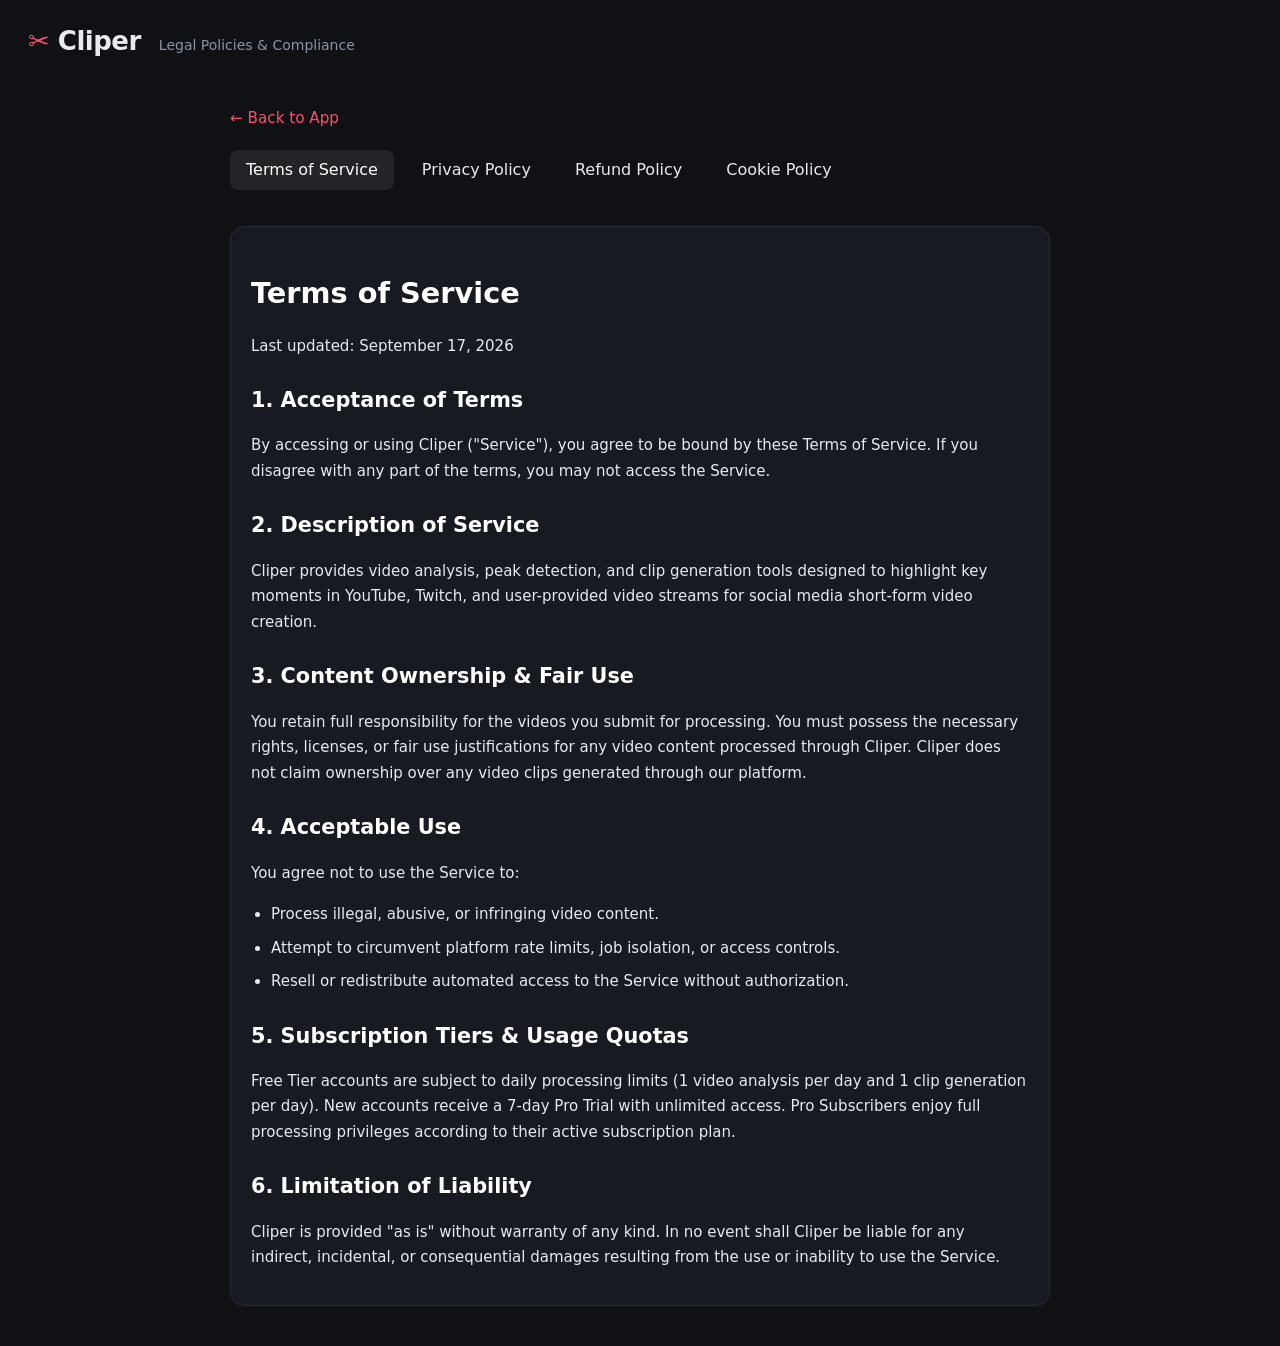
<file: cliper/web/legal.html>
<!doctype html>
<html lang="en">
<head>
<meta charset="utf-8">
<meta name="viewport" content="width=device-width, initial-scale=1">
<title>Legal Policies — Cliper</title>
<link rel="stylesheet" href="style.css">
<style>
  .legal-container { max-width: 860px; margin: 40px auto; padding: 0 20px; }
  .legal-nav { display: flex; gap: 12px; margin-bottom: 24px; border-bottom: 1px solid var(--border); padding-bottom: 12px; }
  .legal-tab { background: transparent; border: none; color: var(--text-muted); font-size: 1rem; font-weight: 500; cursor: pointer; padding: 8px 16px; border-radius: 8px; transition: all 0.2s; }
  .legal-tab.active { background: rgba(255, 255, 255, 0.08); color: #fff; }
  .legal-section { line-height: 1.7; color: var(--text); display: none; }
  .legal-section.active { display: block; }
  .legal-section h1 { font-size: 1.8rem; margin-bottom: 16px; color: #fff; }
  .legal-section h2 { font-size: 1.3rem; margin: 24px 0 12px; color: #fff; }
  .legal-section p { margin-bottom: 16px; }
  .legal-section ul { margin-bottom: 16px; padding-left: 20px; }
  .legal-section li { margin-bottom: 8px; }
  .back-link { display: inline-block; margin-bottom: 20px; color: var(--accent); text-decoration: none; font-size: 0.95rem; }
  .back-link:hover { text-decoration: underline; }
</style>
</head>
<body>
<header class="top">
  <div class="brand"><a href="/" style="color:inherit;text-decoration:none;"><span class="logo">✂</span> Cliper</a></div>
  <div class="tag">Legal Policies &amp; Compliance</div>
</header>

<div class="legal-container">
  <a href="/" class="back-link">← Back to App</a>
  
  <div class="legal-nav">
    <button class="legal-tab active" onclick="showLegal('terms')">Terms of Service</button>
    <button class="legal-tab" onclick="showLegal('privacy')">Privacy Policy</button>
    <button class="legal-tab" onclick="showLegal('refund')">Refund Policy</button>
    <button class="legal-tab" onclick="showLegal('cookies')">Cookie Policy</button>
  </div>

  <!-- TERMS OF SERVICE -->
  <article id="terms" class="legal-section active card">
    <h1>Terms of Service</h1>
    <p>Last updated: September 17, 2026</p>
    
    <h2>1. Acceptance of Terms</h2>
    <p>By accessing or using Cliper ("Service"), you agree to be bound by these Terms of Service. If you disagree with any part of the terms, you may not access the Service.</p>
    
    <h2>2. Description of Service</h2>
    <p>Cliper provides video analysis, peak detection, and clip generation tools designed to highlight key moments in YouTube, Twitch, and user-provided video streams for social media short-form video creation.</p>
    
    <h2>3. Content Ownership & Fair Use</h2>
    <p>You retain full responsibility for the videos you submit for processing. You must possess the necessary rights, licenses, or fair use justifications for any video content processed through Cliper. Cliper does not claim ownership over any video clips generated through our platform.</p>
    
    <h2>4. Acceptable Use</h2>
    <p>You agree not to use the Service to:</p>
    <ul>
      <li>Process illegal, abusive, or infringing video content.</li>
      <li>Attempt to circumvent platform rate limits, job isolation, or access controls.</li>
      <li>Resell or redistribute automated access to the Service without authorization.</li>
    </ul>

    <h2>5. Subscription Tiers & Usage Quotas</h2>
    <p>Free Tier accounts are subject to daily processing limits (1 video analysis per day and 1 clip generation per day). New accounts receive a 7-day Pro Trial with unlimited access. Pro Subscribers enjoy full processing privileges according to their active subscription plan.</p>
    
    <h2>6. Limitation of Liability</h2>
    <p>Cliper is provided "as is" without warranty of any kind. In no event shall Cliper be liable for any indirect, incidental, or consequential damages resulting from the use or inability to use the Service.</p>
  </article>

  <!-- PRIVACY POLICY -->
  <article id="privacy" class="legal-section card">
    <h1>Privacy Policy</h1>
    <p>Last updated: September 17, 2026</p>
    
    <h2>1. Information We Collect</h2>
    <p>We collect minimal information necessary to operate the Service:</p>
    <ul>
      <li><b>Account Data:</b> Email address, encrypted password hash, and plan subscription status.</li>
      <li><b>Usage Data:</b> Video URLs analyzed, timestamps of job requests, and clip processing logs.</li>
    </ul>

    <h2>2. How We Use Information</h2>
    <p>We use your information solely to:</p>
    <ul>
      <li>Authenticate your account and maintain active user sessions.</li>
      <li>Enforce tier rate limits and process video clip generation tasks.</li>
      <li>Provide customer support and bill subscriptions via our payment provider.</li>
    </ul>

    <h2>3. Data Protection & Sharing</h2>
    <p>We <b>never sell, rent, or trade your personal data</b> to third parties. We strictly store password credentials using salted PBKDF2 cryptography. Video downloads and generated clips are stored isolated in private server directories accessible only by your account.</p>

    <h2>4. Your Rights</h2>
    <p>You have the right to request deletion of your account, job history, and all stored data at any time by contacting support.</p>
  </article>

  <!-- REFUND POLICY -->
  <article id="refund" class="legal-section card">
    <h1>Refund Policy</h1>
    <p>Last updated: September 17, 2026</p>
    
    <h2>1. 14-Day Money-Back Guarantee</h2>
    <p>We offer a hassle-free <b>14-day money-back guarantee</b> for all first-time Pro subscription purchases. If you are not satisfied with Cliper Pro, contact support within 14 days of your purchase for a full refund.</p>

    <h2>2. Subscription Cancellations</h2>
    <p>You can cancel your Pro subscription at any time through your billing settings. Upon cancellation, your account will remain on the Pro tier until the end of your current billing cycle, after which it will revert to the Free tier.</p>

    <h2>3. How to Request a Refund</h2>
    <p>To request a refund, please send an email to support with your account email address. Refunds are processed within 3–5 business days to your original payment method.</p>
  </article>

  <!-- COOKIE POLICY -->
  <article id="cookies" class="legal-section card">
    <h1>Cookie Policy</h1>
    <p>Last updated: September 17, 2026</p>

    <h2>1. What Are Cookies?</h2>
    <p>Cookies are small text files stored on your browser to recognize your session when you navigate the website.</p>

    <h2>2. How We Use Cookies</h2>
    <p>Cliper uses <b>essential HTTP cookies only</b> (`cliper_session`) to keep you logged into your account securely across page reloads. We do not use third-party tracking or advertising cookies.</p>

    <h2>3. Managing Cookies</h2>
    <p>You can clear or disable cookies in your browser settings. Note that disabling essential cookies will prevent you from logging into your Cliper account.</p>
  </article>
</div>

<script>
function showLegal(id) {
  document.querySelectorAll('.legal-tab').forEach(b => b.classList.remove('active'));
  document.querySelectorAll('.legal-section').forEach(s => s.classList.remove('active'));
  
  event.target.classList.add('active');
  document.getElementById(id).classList.add('active');
}

// Auto select tab from hash e.g. #privacy
const hash = window.location.hash.replace('#', '');
if (['terms', 'privacy', 'refund', 'cookies'].includes(hash)) {
  const btn = Array.from(document.querySelectorAll('.legal-tab')).find(b => b.textContent.toLowerCase().includes(hash));
  if (btn) btn.click();
}
</script>
</body>
</html>
</file>
<file: cliper/web/style.css>
:root {
  --bg: #0f1115; --card: #171a21; --line: #262b36; --text: #e8eaf0; --muted: #8b93a7;
  --accent: #ff4d6d; --accent2: #ff8f4d; --ok: #4dd18f; --win: rgba(77,163,255,.35); --peak: #ffd84d;
}
* { box-sizing: border-box; }
body { margin: 0; background: var(--bg); color: var(--text); font: 15px/1.5 system-ui, -apple-system, Segoe UI, Roboto, sans-serif; }
.top { display: flex; align-items: baseline; gap: 18px; padding: 22px 28px 6px; flex-wrap: wrap; }
.brand { font-size: 26px; font-weight: 800; letter-spacing: -.5px; }
.logo { color: var(--accent); }
.tag { color: var(--muted); font-size: 14px; }
main { max-width: 1400px; margin: 0 auto; padding: 16px 20px 60px; display: grid; grid-template-columns: minmax(0, 1fr); gap: 16px; }
.card { min-width: 0; background: var(--card); border: 1px solid var(--line); border-radius: 14px; padding: 18px 20px; }
.hidden { display: none !important; }
#video-section { display: grid; gap: 16px; }
h2 { margin: 0 0 4px; font-size: 18px; } h3 { margin: 0 0 12px; font-size: 16px; }
.hint { color: var(--muted); font-size: 13px; margin: 10px 0 0; }
.error { color: var(--accent); }
form { display: flex; gap: 10px; }
input, select { background: #0f1115; color: var(--text); border: 1px solid var(--line); border-radius: 10px; padding: 10px 12px; font: inherit; }
input:focus, select:focus { outline: 2px solid var(--accent); border-color: transparent; }
#url { flex: 1; min-width: 0; }
button, .btn { background: var(--line); color: var(--text); border: 0; border-radius: 10px; padding: 10px 18px; font: inherit; font-weight: 600; cursor: pointer; text-decoration: none; display: inline-block; }
button.primary, #analyze-btn { background: linear-gradient(120deg, var(--accent), var(--accent2)); color: #fff; }
button:disabled { opacity: .5; cursor: wait; }
.prog-row { display: flex; justify-content: space-between; color: var(--muted); font-size: 14px; margin-bottom: 8px; }
.bar { height: 8px; background: #0f1115; border-radius: 99px; overflow: hidden; }
#prog-fill { height: 100%; width: 0; background: linear-gradient(90deg, var(--accent), var(--accent2)); transition: width .4s; }
.video-meta { display: flex; gap: 14px; align-items: center; margin-bottom: 14px; }
.video-meta img { width: 120px; aspect-ratio: 16/9; object-fit: cover; border-radius: 8px; background: #000; }
.sub { color: var(--muted); font-size: 13px; }
.pill { background: #0f1115; border: 1px solid var(--line); border-radius: 99px; padding: 1px 9px; font-size: 12px; }
.player-wrap { position: relative; width: 100%; padding-top: 56.25%; background: #000; border-radius: 10px; overflow: hidden; }
.player-wrap iframe, .player-wrap > div, .player-wrap .ph { position: absolute; inset: 0; width: 100%; height: 100%; border: 0; }
.chart-wrap { position: relative; margin-top: 14px; }
#chart { width: 100%; height: 140px; display: block; border-radius: 8px; background: #0f1115; cursor: crosshair; }
.tip { position: absolute; top: 6px; pointer-events: none; background: #000c; padding: 2px 8px; border-radius: 6px; font-size: 12px; transform: translateX(-50%); }
.legend { color: var(--muted); font-size: 12px; margin-top: 6px; }
.sw { display: inline-block; width: 12px; height: 12px; border-radius: 3px; vertical-align: -2px; }
.sw.hot { background: var(--accent); } .sw.win { background: var(--win); border: 1px solid #4da3ff; } .sw.peak { background: var(--peak); }
.chips { display: flex; flex-wrap: wrap; gap: 8px; margin-top: 12px; }
.chip { background: #0f1115; border: 1px solid var(--line); border-radius: 99px; padding: 4px 12px; font-size: 13px; cursor: pointer; }
.chip:hover { border-color: var(--accent); }
.chip b { color: var(--peak); }
.opts { display: grid; grid-template-columns: repeat(auto-fit, minmax(170px, 1fr)); gap: 12px; }
.opts label { display: flex; flex-direction: column; gap: 4px; font-size: 13px; color: var(--muted); }
.opts input, .opts select { width: 100%; }
#generate-btn { margin-top: 14px; }
.clips-head { display: flex; justify-content: space-between; align-items: center; margin-bottom: 12px; }
.grid { display: grid; grid-template-columns: repeat(auto-fill, minmax(240px, 1fr)); gap: 16px; }
.clip { position: relative; background: #0f1115; border: 1px solid var(--line); border-radius: 12px; overflow: visible; display: flex; flex-direction: column; z-index: 1; }
.clip:hover { z-index: 40; }
.clip video { width: 100%; aspect-ratio: 9/16; background: #000; object-fit: contain; border-radius: 11px 11px 0 0; }
.clip.landscape video { aspect-ratio: 16/9; }
.clip .ph { aspect-ratio: 9/16; display: grid; place-items: center; color: var(--muted); font-size: 13px; background: #000; border-radius: 11px 11px 0 0; }
.clip.landscape .ph { aspect-ratio: 16/9; }
.clip .info { padding: 10px 12px; font-size: 13px; display: flex; flex-direction: column; gap: 6px; }
.clip .row { display: flex; justify-content: space-between; align-items: center; color: var(--muted); }
.clip .rank { font-weight: 700; color: var(--text); }
.clip .actions { display: flex; gap: 8px; }
.clip .actions .btn { flex: 1; font-size: 12px; padding: 7px 8px; display: inline-flex; align-items: center; justify-content: center; gap: 6px; }
.clip .chkres { font-size: 12px; min-height: 0; }
.clip .chkres:empty { display: none; }
.clip .err { color: var(--accent); font-size: 12px; word-break: break-word; }
.spin { width: 18px; height: 18px; border: 2px solid var(--line); border-top-color: var(--accent); border-radius: 50%; animation: s 1s linear infinite; }
@keyframes s { to { transform: rotate(360deg); } }
.recent { list-style: none; margin: 0; padding: 0; display: grid; gap: 6px; }
.recent li { display: flex; gap: 10px; align-items: center; font-size: 14px; }
.recent a { color: var(--text); text-decoration: none; flex: 1; min-width: 0; overflow: hidden; text-overflow: ellipsis; white-space: nowrap; }
.recent .x { color: var(--muted); cursor: pointer; background: none; padding: 2px 6px; }
.recent .st { font-size: 12px; color: var(--muted); }
@media (max-width: 600px) { form { flex-direction: column; } .video-meta img { width: 90px; } }
.log { list-style: none; margin: 10px 0 0; padding: 0; font-size: 12px; color: var(--muted); max-height: 140px; overflow-y: auto; }
.log li { display: flex; gap: 10px; } .log li:last-child { color: var(--text); }
.log time { flex: none; opacity: .6; font-variant-numeric: tabular-nums; }
.toggles { display: flex; flex-wrap: wrap; gap: 8px 18px; margin-top: 12px; font-size: 14px; }
.toggles label { display: flex; gap: 6px; align-items: center; cursor: pointer; }
.clip .hook { color: var(--text); font-size: 12px; line-height: 1.35; display: -webkit-box; -webkit-line-clamp: 3; -webkit-box-orient: vertical; overflow: hidden; }
.tabs { margin-left: auto; display: flex; gap: 6px; }
.tab { background: transparent; color: var(--muted); padding: 8px 14px; border-radius: 8px; }
.tab.active { background: var(--line); color: var(--text); }
.check-list { display: grid; gap: 10px; }
.check-row { display: grid; grid-template-columns: 90px 1fr auto; gap: 12px; align-items: center; background: #0f1115; border: 1px solid var(--line); border-radius: 10px; padding: 10px 12px; }
.check-row video { width: 90px; aspect-ratio: 9/16; border-radius: 6px; background: #000; }
.badge { display: inline-block; padding: 2px 10px; border-radius: 99px; font-size: 12px; font-weight: 700; }
.badge.low { background: #1f3d2e; color: var(--ok); } .badge.medium { background: #40361a; color: var(--peak); } .badge.high { background: #4a1f28; color: var(--accent); }
.report { margin-top: 14px; background: #0f1115; border: 1px solid var(--line); border-radius: 10px; padding: 12px 14px; font-size: 14px; }
.report ul { margin: 8px 0 0; padding-left: 18px; color: var(--muted); }
.report .music a { color: var(--peak); }
.linkish { background: none; color: var(--muted); padding: 0; font-size: 12px; font-weight: 500; text-decoration: underline; }
.linkish:hover { color: var(--text); }
.outpath { font-size: 12px; color: var(--muted); font-family: ui-monospace, monospace; }

/* SEO Container & Popover */
.seo-container { position: absolute; top: 8px; right: 8px; z-index: 99; }
.seo-btn {
  background: rgba(15, 17, 21, 0.85);
  backdrop-filter: blur(8px);
  color: var(--text);
  border: 1px solid var(--line);
  border-radius: 8px;
  padding: 5px 8px;
  font-size: 11px;
  font-weight: 600;
  cursor: pointer;
  display: inline-flex;
  align-items: center;
  gap: 4px;
  box-shadow: 0 2px 8px rgba(0,0,0,0.4);
  transition: all 0.2s ease;
}
.seo-btn:hover {
  background: var(--accent);
  border-color: var(--accent);
  color: #fff;
}
.seo-popup {
  display: none;
  position: absolute;
  top: calc(100% + 6px);
  right: 0;
  width: 290px;
  max-height: 380px;
  overflow-y: auto;
  background: rgba(23, 26, 33, 0.97);
  backdrop-filter: blur(14px);
  border: 1px solid var(--line);
  border-radius: 10px;
  padding: 12px;
  box-shadow: 0 10px 28px rgba(0, 0, 0, 0.65);
  z-index: 100;
}
.seo-container:hover .seo-popup,
.seo-popup:hover,
.seo-popup.force-show {
  display: block !important;
}
.seo-pop-header {
  display: flex;
  justify-content: space-between;
  align-items: center;
  padding-bottom: 8px;
  margin-bottom: 10px;
  border-bottom: 1px solid var(--line);
  font-size: 13px;
  font-weight: 700;
  color: var(--text);
}
.seo-copy-all {
  background: var(--line);
  color: var(--text);
  border: 0;
  border-radius: 6px;
  padding: 3px 8px;
  font-size: 11px;
  font-weight: 600;
  cursor: pointer;
}
.seo-copy-all:hover {
  background: var(--ok);
  color: #000;
}
.seo-field {
  margin-bottom: 10px;
}
.seo-field:last-child {
  margin-bottom: 0;
}
.seo-label-row {
  display: flex;
  justify-content: space-between;
  align-items: center;
  margin-bottom: 4px;
  font-size: 11px;
  font-weight: 600;
  color: var(--muted);
}
.seo-item-copy {
  background: transparent;
  color: var(--muted);
  border: 0;
  padding: 2px 4px;
  font-size: 10px;
  font-weight: 600;
  cursor: pointer;
  display: inline-flex;
  align-items: center;
  gap: 3px;
  border-radius: 4px;
}
.seo-item-copy:hover {
  color: var(--accent);
  background: rgba(255, 77, 109, 0.1);
}
.seo-val {
  background: #0f1115;
  border: 1px solid var(--line);
  border-radius: 6px;
  padding: 6px 8px;
  font-size: 11px;
  line-height: 1.4;
  color: var(--text);
  max-height: 65px;
  overflow-y: auto;
  white-space: pre-wrap;
  word-break: break-word;
  user-select: text;
}

/* User Menu Wrapper & Dropdown */
.user-menu-wrapper { position: relative; display: inline-block; }
.avatar-btn {
  background: transparent;
  border: none;
  padding: 0;
  cursor: pointer;
  display: flex;
  align-items: center;
  gap: 6px;
}
.avatar-circle {
  width: 36px;
  height: 36px;
  border-radius: 50%;
  background: linear-gradient(135deg, var(--accent), var(--accent2));
  color: #fff;
  font-weight: 700;
  font-size: 15px;
  display: flex;
  align-items: center;
  justify-content: center;
  border: 2px solid var(--line);
  box-shadow: 0 2px 8px rgba(0,0,0,0.4);
  transition: transform 0.2s, border-color 0.2s;
}
.avatar-btn:hover .avatar-circle {
  transform: scale(1.05);
  border-color: var(--accent);
}
.user-dropdown {
  position: absolute;
  top: calc(100% + 10px);
  right: 0;
  width: 220px;
  background: rgba(23, 26, 33, 0.98);
  backdrop-filter: blur(16px);
  border: 1px solid var(--line);
  border-radius: 12px;
  padding: 8px 0;
  box-shadow: 0 10px 30px rgba(0, 0, 0, 0.7);
  z-index: 500;
}
.user-dropdown-header {
  padding: 10px 14px;
  display: flex;
  flex-direction: column;
  gap: 6px;
}
.user-email-text {
  font-size: 12px;
  color: var(--muted);
  word-break: break-all;
}
.user-status-pill {
  display: inline-block;
  align-self: flex-start;
  background: linear-gradient(120deg, rgba(255, 77, 109, 0.2), rgba(255, 143, 77, 0.2));
  border: 1px solid var(--accent);
  color: #fff;
  padding: 2px 8px;
  border-radius: 99px;
  font-size: 11px;
  font-weight: 600;
}
.user-dropdown-divider {
  height: 1px;
  background: var(--line);
  margin: 6px 0;
}
.user-dropdown-item {
  width: 100%;
  background: transparent;
  border: none;
  color: var(--text);
  padding: 9px 14px;
  font-size: 13px;
  text-align: left;
  cursor: pointer;
  display: flex;
  align-items: center;
  gap: 8px;
  border-radius: 0;
  font-weight: 500;
  transition: background 0.15s;
}
.user-dropdown-item:hover {
  background: rgba(255, 255, 255, 0.08);
  color: #fff;
}
.user-dropdown-item.danger:hover {
  background: rgba(255, 77, 109, 0.15);
  color: var(--accent);
}

/* Modals */
.modal-backdrop {
  position: fixed;
  inset: 0;
  background: rgba(0, 0, 0, 0.75);
  backdrop-filter: blur(8px);
  display: flex;
  align-items: center;
  justify-content: center;
  z-index: 1000;
  padding: 20px;
}
.modal-card {
  position: relative;
  width: 100%;
  max-width: 440px;
  box-shadow: 0 20px 50px rgba(0,0,0,0.8);
  border: 1px solid rgba(255, 255, 255, 0.15);
}
.upgrade-card { max-width: 720px; }
.modal-close {
  position: absolute;
  top: 14px;
  right: 14px;
  background: transparent;
  border: none;
  color: var(--muted);
  font-size: 18px;
  cursor: pointer;
  padding: 4px 8px;
}
.modal-close:hover { color: #fff; }

.auth-tabs { display: flex; gap: 8px; border-bottom: 1px solid var(--line); margin-bottom: 18px; padding-bottom: 8px; }
.auth-tab { background: transparent; color: var(--muted); border: none; padding: 8px 12px; font-size: 14px; cursor: pointer; border-radius: 6px; }
.auth-tab.active { background: var(--line); color: var(--text); font-weight: 600; }

#auth-form { display: flex; flex-direction: column; gap: 14px; }
#auth-form label { display: flex; flex-direction: column; gap: 6px; font-size: 13px; color: var(--muted); }
#auth-form input { width: 100%; }

/* Pricing Grid */
.pricing-grid { display: grid; grid-template-columns: repeat(auto-fit, minmax(280px, 1fr)); gap: 20px; margin-top: 20px; }
.price-box {
  background: #0f1115;
  border: 1px solid var(--line);
  border-radius: 12px;
  padding: 24px 20px;
  position: relative;
  display: flex;
  flex-direction: column;
}
.price-box.featured {
  border-color: var(--accent);
  background: linear-gradient(180deg, rgba(255, 77, 109, 0.08), rgba(15, 17, 21, 0.95));
}
.price-box .badge {
  position: absolute;
  top: -12px;
  right: 16px;
  background: linear-gradient(120deg, var(--accent), var(--accent2));
  color: #fff;
  font-size: 10px;
  font-weight: 800;
  letter-spacing: 0.5px;
  padding: 3px 10px;
  border-radius: 99px;
}
.price-box h3 { margin: 0 0 8px; font-size: 18px; }
.price-box .price { font-size: 32px; font-weight: 800; margin-bottom: 16px; color: #fff; }
.price-box .price span { font-size: 14px; font-weight: 400; color: var(--muted); }
.price-box ul { list-style: none; padding: 0; margin: 0 0 24px; font-size: 13px; display: flex; flex-direction: column; gap: 10px; color: var(--text); }
.price-box button { margin-top: auto; width: 100%; text-align: center; }

/* Footer */
.app-footer { margin-top: 60px; padding: 30px 20px; text-align: center; border-top: 1px solid var(--line); color: var(--muted); font-size: 13px; }
.footer-links a { color: var(--muted); text-decoration: none; margin: 0 6px; }
.footer-links a:hover { color: var(--text); text-decoration: underline; }
.copyright { margin-top: 10px; font-size: 12px; opacity: 0.7; }
</file>
